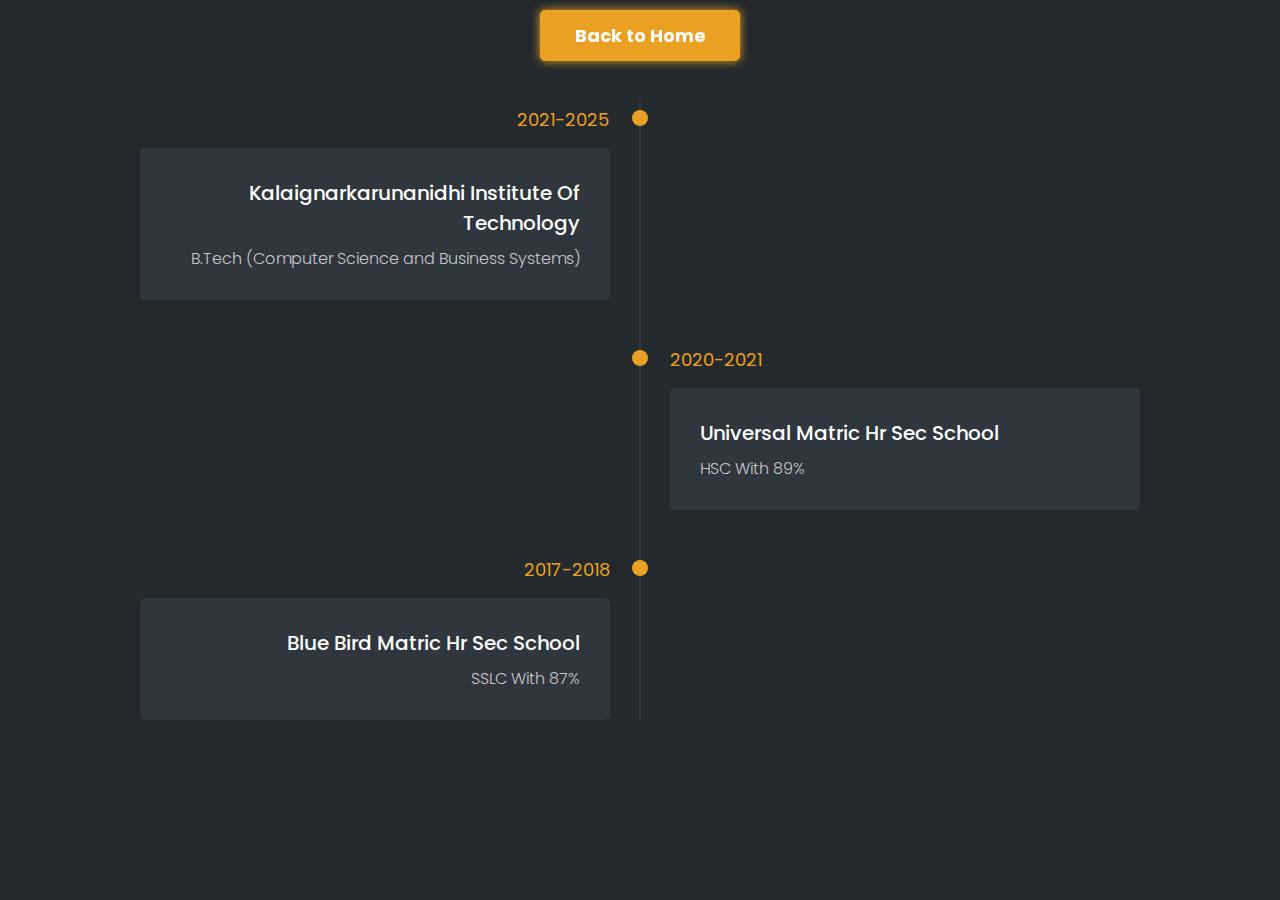
<file: education.html>
<!DOCTYPE html>
<html lang="en">
<head>
  <title>Vertical Timeline</title>
  <meta charset="utf-8">
  <meta name="viewport" content="width=device-width, initial-scale=1">
  <link rel="stylesheet" href="education.css">
  <style>
      /* Custom Animated Cursor */
      body {
          cursor: none; /* Hide default cursor */
      }

      .cursor-trail {
          position: absolute;
          width: 12px;
          height: 12px;
          background: #eaa023;
          border-radius: 50%;
          box-shadow: 0 0 10px #eaa023, 0 0 20px #eaa023;
          pointer-events: none;
          transform: translate(-50%, -50%);
          opacity: 1;
          transition: transform 0.1s ease-out, opacity 0.2s ease-in-out;
      }

      /* Back to Home Button */
      .back-home {
          display: block;
          width: 200px;
          padding: 12px 24px;
          font-size: 18px;
          background: #eaa023;
          color: white;
          text-decoration: none;
          border-radius: 5px;
          font-weight: bold;
          text-align: center;
          transition: 0.3s;
          border: none;
          cursor: pointer;
          box-shadow: 0 0 10px #eaa023;
      }

      .back-home:hover {
          background: #d58f1e;
          box-shadow: 0 0 15px #eaa023;
      }

      /* Position Top Back to Home Button */
      .top-home {
          position: fixed;
          top: 10px;
          left: 50%;
          transform: translateX(-50%);
          z-index: 1000;
      }

      /* Inside Page Back to Home Button */
      .inside-home {
          display: block;
          margin: 40px auto;
          padding: 12px 24px;
          font-size: 18px;
      }

  </style>
</head>
<body>

<!-- Back to Home Button at the Top -->
<a href="index.html" class="back-home top-home" id="topBackHome">Back to Home</a>

<section class="timeline-section">
    <div class="timeline-items">
        <div class="timeline-item">
            <div class="timeline-dot"></div>
            <div class="timeline-date">2021-2025</div>
            <div class="timeline-content">
                <h3>Kalaignarkarunanidhi Institute of Technology</h3>
                <p>B.Tech (Computer Science and Business Systems)</p>
            </div>
        </div>
        <div class="timeline-item">
            <div class="timeline-dot"></div>
            <div class="timeline-date">2020-2021</div>
            <div class="timeline-content">
                <h3>Universal Matric Hr Sec School</h3>
                <p>HSC With 89%</p>
            </div>
        </div>
        <div class="timeline-item">
            <div class="timeline-dot"></div>
            <div class="timeline-date">2017-2018</div>
            <div class="timeline-content">
                <h3>Blue Bird Matric Hr Sec School</h3>
                <p>SSLC With 87%</p>
            </div>
        </div>
    </div>

    <!-- Back to Home Button Inside the Education Page -->
</section>

<script>
    // Function to create cursor trail
    function createCursorTrail(x, y) {
        let trail = document.createElement("div");
        trail.classList.add("cursor-trail");
        document.body.appendChild(trail);
        
        trail.style.left = `${x}px`;
        trail.style.top = `${y}px`;

        // Smooth fade out
        setTimeout(() => {
            trail.style.opacity = "0";
            setTimeout(() => trail.remove(), 500);
        }, 100);
    }

    // Handle mouse movement to create cursor trail
    document.addEventListener("mousemove", (e) => {
        createCursorTrail(e.clientX, e.clientY);
    });

    // Move cursor smoothly to Back to Home buttons
    function animateCursorToButton(buttonId) {
        let button = document.getElementById(buttonId);
        let rect = button.getBoundingClientRect();

        let cursorX = rect.left + rect.width / 2;
        let cursorY = rect.top + rect.height / 2;

        let trail = document.createElement("div");
        trail.classList.add("cursor-trail");
        document.body.appendChild(trail);

        trail.style.transition = "top 0.5s ease-in-out, left 0.5s ease-in-out";
        trail.style.left = `${cursorX}px`;
        trail.style.top = `${cursorY}px`;

        setTimeout(() => {
            trail.style.opacity = "0";
            setTimeout(() => trail.remove(), 500);
        }, 500);
    }

    document.getElementById("topBackHome").addEventListener("mouseover", () => animateCursorToButton("topBackHome"));
    document.getElementById("insideBackHome").addEventListener("mouseover", () => animateCursorToButton("insideBackHome"));

</script>

</body>
</html>
</file>
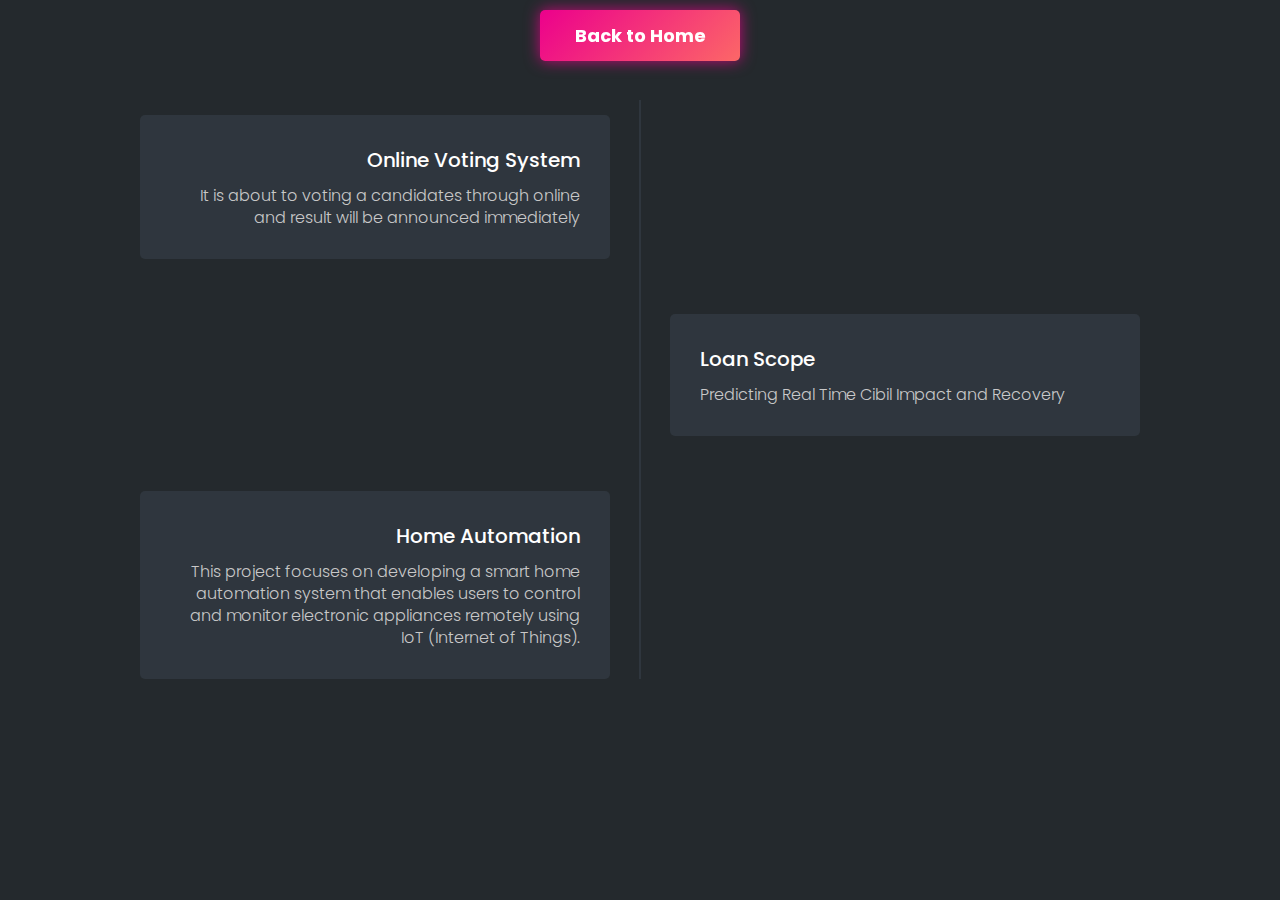
<file: Project.html>
<!DOCTYPE html>
<html lang="en">
<head>
  <title>Vertical Timeline</title>
  <meta charset="utf-8">
  <meta name="viewport" content="width=device-width, initial-scale=1">
  <link rel="stylesheet" href="project.css">
  <style>
      /* Custom Animated Cursor */
      body {
          cursor: none; /* Hide default cursor */
      }

      .cursor-trail {
          position: absolute;
          width: 12px;
          height: 12px;
          background:linear-gradient(135deg, rgba(236,0,140,1) 0%, rgba(252,103,103,1) 100%);
          border-radius: 50%;
          box-shadow: 0 0 15px rgba(236,0,140,0.8);
          pointer-events: none;
          transform: translate(-50%, -50%);
          opacity: 1;
          transition: transform 0.1s ease-out, opacity 0.2s ease-in-out;
      }

      /* Back to Home Button */
      .back-home {
          display: block;
          width: 200px;
          padding: 12px 24px;
          font-size: 18px;
          background:linear-gradient(135deg, rgba(236,0,140,1) 0%, rgba(252,103,103,1) 100%);
          color: white;
          text-decoration: none;
          border-radius: 5px;
          font-weight: bold;
          text-align: center;
          transition: 0.3s;
          border: none;
          cursor: pointer;
          box-shadow: 0 0 15px rgba(236,0,140,0.8);
      }

      .back-home:hover {
          background:linear-gradient(135deg, rgba(236,0,140,1) 0%, rgba(252,103,103,1) 100%);
          box-shadow: 0 0 15px rgba(236,0,140,0.8);
      }

      /* Position Top Back to Home Button */
      .top-home {
          position: fixed;
          top: 10px;
          left: 50%;
          transform: translateX(-50%);
          z-index: 1000;
      }

      /* Inside Page Back to Home Button */
      .inside-home {
          display: block;
          margin: 40px auto;
          padding: 12px 24px;
          font-size: 18px;
      }

  </style>
</head>
<body>

<!-- Back to Home Button at the Top -->
<a href="index.html" class="back-home top-home" id="topBackHome">Back to Home</a>

<section class="timeline-section">
    <div class="timeline-items">
        <div class="timeline-item">
            <div class="timeline-dot"></div>
            <div class="timeline-date"></div>
            <div class="timeline-content">
                <h3>Online Voting System</h3>
                <p> It is about to voting a candidates through online and result 
                    will be announced immediately</p>
            </div>
        </div>
        <div class="timeline-item">
            <div class="timeline-dot"></div>
            <div class="timeline-date"></div>
            <div class="timeline-content">
                <h3>Loan Scope</h3>
                <p>Predicting Real Time Cibil Impact and Recovery</p>
            </div>
        </div>
        <div class="timeline-item">
            <div class="timeline-dot"></div>
            <div class="timeline-date"></div>
            <div class="timeline-content">
                <h3>Home Automation</h3>
                <p>This project focuses on developing a smart home automation system that enables users to control and monitor electronic appliances remotely using IoT (Internet of Things).</p>
            </div>
        </div>
    </div>

    <!-- Back to Home Button Inside the Education Page -->
</section>

<script>
    // Function to create cursor trail
    function createCursorTrail(x, y) {
        let trail = document.createElement("div");
        trail.classList.add("cursor-trail");
        document.body.appendChild(trail);
        
        trail.style.left = `${x}px`;
        trail.style.top = `${y}px`;

        // Smooth fade out
        setTimeout(() => {
            trail.style.opacity = "0";
            setTimeout(() => trail.remove(), 500);
        }, 100);
    }

    // Handle mouse movement to create cursor trail
    document.addEventListener("mousemove", (e) => {
        createCursorTrail(e.clientX, e.clientY);
    });

    // Move cursor smoothly to Back to Home buttons
    function animateCursorToButton(buttonId) {
        let button = document.getElementById(buttonId);
        let rect = button.getBoundingClientRect();

        let cursorX = rect.left + rect.width / 2;
        let cursorY = rect.top + rect.height / 2;

        let trail = document.createElement("div");
        trail.classList.add("cursor-trail");
        document.body.appendChild(trail);

        trail.style.transition = "top 0.5s ease-in-out, left 0.5s ease-in-out";
        trail.style.left = `${cursorX}px`;
        trail.style.top = `${cursorY}px`;

        setTimeout(() => {
            trail.style.opacity = "0";
            setTimeout(() => trail.remove(), 500);
        }, 500);
    }

    document.getElementById("topBackHome").addEventListener("mouseover", () => animateCursorToButton("topBackHome"));
    document.getElementById("insideBackHome").addEventListener("mouseover", () => animateCursorToButton("insideBackHome"));

</script>

</body>
</html>
</file>
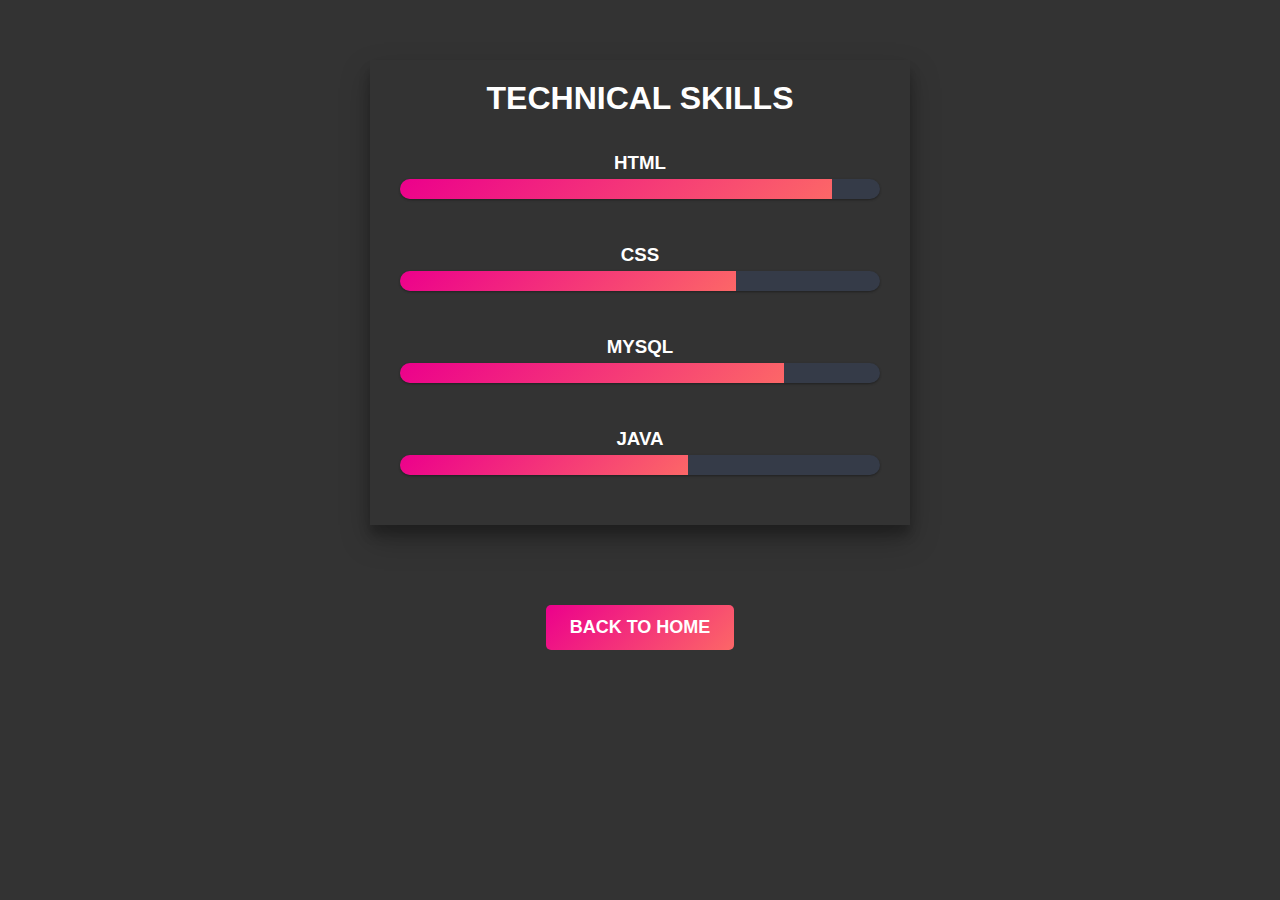
<file: Skills.html>
<!DOCTYPE html>
<html lang="en">
<head>
    <meta charset="UTF-8">
    <meta name="viewport" content="width=device-width, initial-scale=1.0">
    <title>Skills</title>
    <link rel="stylesheet" href="Skills.css">
    <style>
        body {
            margin: 0;
            background: #333;
            cursor: none; /* Hide default cursor */
            color: white;
            font-family: 'Gill Sans', sans-serif;
            text-align: center;
        }

        /* Cursor trail effect */
        .cursor-trail {
            position: absolute;
            width: 12px;
            height: 12px;
            background: linear-gradient(135deg, rgba(236,0,140,1) 0%, rgba(252,103,103,1) 100%);
            border-radius: 50%;
            box-shadow: 0 0 10px rgba(236,0,140,1), 0 0 20px rgba(252,103,103,1);
            pointer-events: none;
            transform: translate(-50%, -50%);
            opacity: 0.8;
            transition: transform 0.1s ease-out;
        }

        .skill {
            width: 500px;
            margin: 60px auto;
            padding: 20px;
            box-shadow: 0 14px 28px rgba(0,0,0,0.25), 0 10px 10px rgba(0,0,0,0.22);
        }

        h1 {
            margin-bottom: 20px;
        }

        .back-home {
            display: inline-block;
            margin-top: 20px;
            padding: 12px 24px;
            font-size: 18px;
            background: linear-gradient(135deg, rgba(236,0,140,1) 0%, rgba(252,103,103,1) 100%);
            color: white;
            text-decoration: none;
            border-radius: 5px;
            font-weight: bold;
            transition: 0.3s;
            border: none;
            cursor: pointer;
        }

        .back-home:hover {
            background: linear-gradient(135deg, rgba(252,103,103,1) 0%, rgba(236,0,140,1) 100%);
            box-shadow: 0 0 15px rgba(236,0,140,0.8);
        }
    </style>
</head>
<body>

    <div class="skill">
        <h1>Technical Skills</h1>
        <li><h3>HTML</h3>
            <span class="bar"><span class="html"></span></span>
        </li>
        <li><h3>CSS</h3>
            <span class="bar"><span class="css"></span></span>
        </li>
        <li><h3>MySQL</h3>
            <span class="bar"><span class="MySql"></span></span>
        </li>
        <li><h3>Java</h3>
            <span class="bar"><span class="java"></span></span>
        </li>
    </div>

    <!-- Back to Home Button -->
    <a href="index.html" class="back-home">Back to Home</a>

    <script>
        document.addEventListener("mousemove", (e) => {
            let trail = document.createElement("div");
            trail.classList.add("cursor-trail");
            document.body.appendChild(trail);
            
            let x = e.clientX;
            let y = e.clientY;
            
            trail.style.left = `${x}px`;
            trail.style.top = `${y}px`;
            
            setTimeout(() => {
                trail.style.opacity = "0";
                setTimeout(() => trail.remove(), 500);
            }, 100);
        });
    </script>

</body>
</html>
</file>
<file: education.css>
@import url('https://fonts.googleapis.com/css2?family=Poppins:wght@300;400;500;600;700&display=swap');
*{
	margin:0;
	padding:0;
	box-sizing: border-box;
}
body{
	font-family: 'Poppins', sans-serif;
}
.timeline-section{
	background-color: #24292d;
	min-height: 100vh;
	padding: 100px 15px;
}
.timeline-items{
	max-width: 1000px;
	margin:auto;
	display: flex;
	flex-wrap: wrap;
	position: relative;
}
.timeline-items::before{
	content: '';
	position: absolute;
	width: 2px;
	height: 100%;
	background-color: #2f363e;
	left: calc(50% - 1px);
}
.timeline-item{
	margin-bottom: 40px;
	width: 100%;
	position: relative;
}
.timeline-item:last-child{
	margin-bottom: 0;
}
.timeline-item:nth-child(odd){
    padding-right: calc(50% + 30px);
	text-align: right;
}
.timeline-item:nth-child(even){
    padding-left: calc(50% + 30px);
}
.timeline-dot{
	height: 16px;
	width: 16px;
	background-color: #eaa023;
	position: absolute;
	left: calc(50% - 8px);
	border-radius: 50%;
	top:10px;
}
.timeline-date{
	font-size: 18px;
	color: #eaa023;
	margin:6px 0 15px;
}
.timeline-content{
    background-color: #2f363e;
	padding: 30px;
	border-radius: 5px;
}
.timeline-content h3{
    font-size: 20px;
	color: #ffffff;
	margin:0 0 10px;
	text-transform: capitalize;
	font-weight: 500;
}
.timeline-content p{
    color: #c8c8c8;
	font-size: 16px;
	font-weight: 300;
	line-height: 22px;
}

/* responsive */
@media(max-width: 767px){
	.timeline-items::before{
		left: 7px;
	}
	.timeline-item:nth-child(odd){
		padding-right: 0;
		text-align: left;
	}
	.timeline-item:nth-child(odd),
	.timeline-item:nth-child(even){
		padding-left: 37px;
	}
	.timeline-dot{
		left:0;
	}
}
</file>
<file: project.css>
@import url('https://fonts.googleapis.com/css2?family=Poppins:wght@300;400;500;600;700&display=swap');
*{
	margin:0;
	padding:0;
	box-sizing: border-box;
}
body{
	font-family: 'Poppins', sans-serif;
}
.timeline-section{
	background-color: #24292d;
	min-height: 100vh;
	padding: 100px 15px;
}
.timeline-items{
	max-width: 1000px;
	margin:auto;
	display: flex;
	flex-wrap: wrap;
	position: relative;
}
.timeline-items::before{
	content: '';
	position: absolute;
	width: 2px;
	height: 100%;
	background-color: #2f363e;
	left: calc(50% - 1px);
}
.timeline-item{
	margin-bottom: 40px;
	width: 100%;
	position: relative;
}
.timeline-item:last-child{
	margin-bottom: 0;
}
.timeline-item:nth-child(odd){
    padding-right: calc(50% + 30px);
	text-align: right;
}
.timeline-item:nth-child(even){
    padding-left: calc(50% + 30px);
}
.timeline-dot{
	height: 16px;
	width: 16px;
	background-color: linear-gradient(135deg, rgba(236,0,140,1) 0%, rgba(252,103,103,1) 100%);
	position: absolute;
	left: calc(50% - 8px);
	border-radius: 50%;
	top:10px;
}
.timeline-date{
	font-size: 18px;
	color:linear-gradient(135deg, rgba(236,0,140,1) 0%, rgba(252,103,103,1) 100%);
	margin:6px 0 15px;
}
.timeline-content{
    background-color: #2f363e;
	padding: 30px;
	border-radius: 5px;
}
.timeline-content h3{
    font-size: 20px;
	color: #ffffff;
	margin:0 0 10px;
	text-transform: capitalize;
	font-weight: 500;
}
.timeline-content p{
    color: #c8c8c8;
	font-size: 16px;
	font-weight: 300;
	line-height: 22px;
}

/* responsive */
@media(max-width: 767px){
	.timeline-items::before{
		left: 7px;
	}
	.timeline-item:nth-child(odd){
		padding-right: 0;
		text-align: left;
	}
	.timeline-item:nth-child(odd),
	.timeline-item:nth-child(even){
		padding-left: 37px;
	}
	.timeline-dot{
		left:0;
	}
}
</file>
<file: Skills.css>
* {
    font-family: 'Gill Sans', sans-serif;
    list-style: none;
    padding: 0;
    margin: 0;
}
body {
    background: #333;
    text-transform: uppercase;
}
h1 {
    text-align: center;
}
h3 {
    margin: 5px;
}
.skill {
    width: 500px;
    margin: 60px auto;
    color: #fff;
    padding: 20px;
    box-shadow: 0 14px 28px rgba(0,0,0,0.25),0 10px 10px rgba(0,0,0,0.22);
}
.skill li {
    margin: 20px 0;
    padding: 10px;
}
.bar {
    background: #353b48;
    display: block;
    height: 20px;
    border-radius: 10px;
    overflow: hidden;
    box-shadow: 0 1px 3px rgba(0,0,0,0.12), 0 1px 2px rgba(0,0,0,0.24);
    transition: all 0.3s cubic-bezier(0.25, 0.8, 0.25, 1);
}
.bar:hover {
    box-shadow: 0 14px 28px rgba(0,0,0,0.25), 0 10px 10px rgba(0,0,0,0.22);
}
.bar span {
    height: 20px;
    float: left;
    background: linear-gradient(135deg, rgba(236,0,140,1) 0%, rgba(252,103,103,1) 100%);
}

/* Assign Correct Animations */
.html {
    width: 90%;
    animation: html 3s;
}
.css {
    width: 70%;
    animation: css 3s;
}
.MySql {
    width: 80%;
    animation: MySql 3s;
}
.java {
    width: 60%;
    animation: java 3s;
}

/* Keyframes for Animations */
@keyframes html {
    0% { width: 0%; }
    100% { width: 90%; }
}
@keyframes css {
    0% { width: 0%; }
    100% { width: 70%; }
}
@keyframes MySql {
    0% { width: 0%; }
    100% { width: 80%; }
}
@keyframes java {
    0% { width: 0%; }
    100% { width: 60%; }
}
</file>
